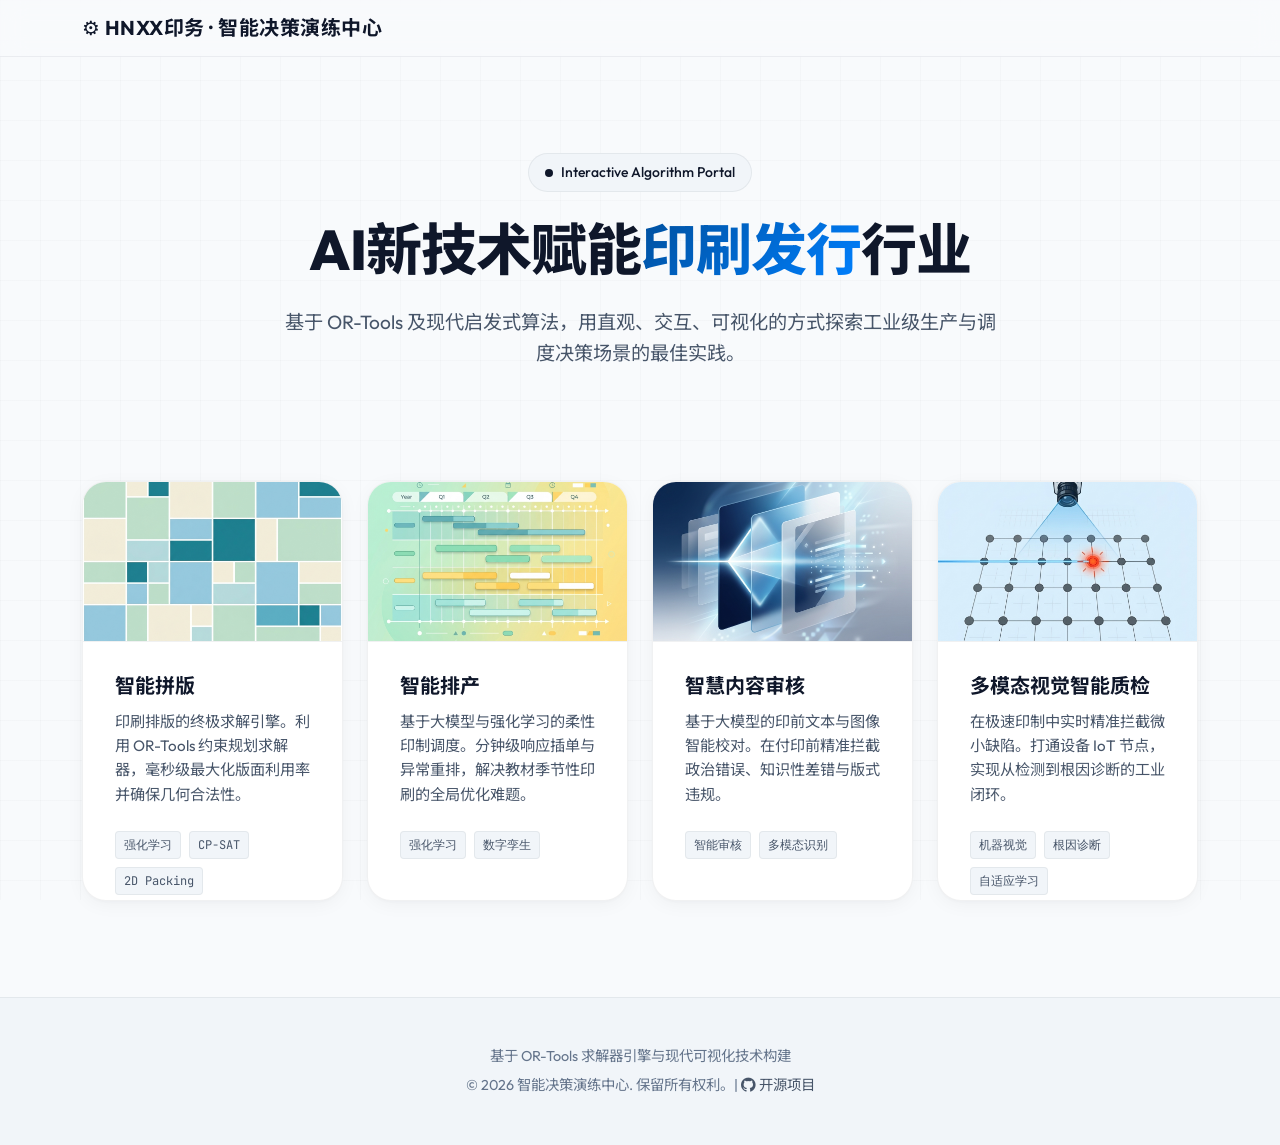
<file: index.html>
<!DOCTYPE html>
<html lang="zh-CN">
<head>
  <meta charset="UTF-8">
  <meta name="viewport" content="width=device-width, initial-scale=1.0">
  <meta name="description" content="AI新技术赋能印刷发行行业演示中心 — 交互式探索智能排产、内容审核、智能质检与智能拼版">
  <title>AI新技术赋能印刷发行行业演示中心</title>

  <!-- Fonts -->
  <link rel="preconnect" href="https://fonts.googleapis.com">
  <link rel="preconnect" href="https://fonts.gstatic.com" crossorigin>
  <link href="https://fonts.googleapis.com/css2?family=Outfit:wght@300;400;500;600;700;800&family=Noto+Sans+SC:wght@300;400;500;700&family=JetBrains+Mono:wght@400;500&display=swap" rel="stylesheet">

  <!-- Bootstrap 5.3.3 CSS -->
  <link href="https://cdn.jsdelivr.net/npm/bootstrap@5.3.3/dist/css/bootstrap.min.css" rel="stylesheet">
  
  <!-- Bootstrap Icons -->
  <link rel="stylesheet" href="https://cdn.jsdelivr.net/npm/bootstrap-icons@1.11.3/font/bootstrap-icons.min.css">

  <!-- Project Styles -->
  <link rel="stylesheet" href="css/variables.css?v=1.1">
  <link rel="stylesheet" href="css/portal.css?v=1.1">
</head>
<body>

  <!-- Background Grid Pattern -->
  <div class="bg-grid"></div>

  <!-- Transparent-glass Navbar -->
  <nav class="navbar navbar-expand-lg navbar-light navbar-portal sticky-top">
    <div class="container">
      <a class="navbar-brand d-flex align-items-center gap-2" href="#">
        <span>⚙️ HNXX印务 · 智能决策演练中心</span>
      </a>
      <div class="collapse navbar-collapse justify-content-end" id="navbarNav">
        <ul class="navbar-nav gap-2">
          <!-- Empty on purpose for home page, or you could add other links here -->
        </ul>
      </div>
    </div>
  </nav>

  <!-- Hero Section -->
  <header class="hero-portal">
    <div class="container">
      <div class="hero-badge">
        <span class="hero-badge-dot"></span>
        Interactive Algorithm Portal
      </div>
      <h1 class="hero-title">
        AI新技术赋能<span class="hero-title-gradient">印刷发行</span>行业
      </h1>
      <p class="hero-subtitle">
        基于 OR-Tools 及现代启发式算法，用直观、交互、可视化的方式探索工业级生产与调度决策场景的最佳实践。
      </p>
    </div>
  </header>

  <!-- Main Cards Section -->
  <main class="container my-5">
    <div class="row g-4 justify-content-center">
      
      <!-- Card 1: OR-Tools × 智能拼版 (Active) -->
      <div class="col-12 col-md-6 col-lg-3">
        <a href="demo.html" class="portal-card card-live text-decoration-none">
          <div class="card-thumbnail-wrap">
            <img src="img/ortools_packing.png?v=1.2" alt="OR-Tools">
          </div>
          <div class="card-body text-start">
            <h3 class="card-title">智能拼版</h3>
            <p class="card-text">
              印刷排版的终极求解引擎。利用 OR-Tools 约束规划求解器，毫秒级最大化版面利用率并确保几何合法性。
            </p>
            <div class="card-tags mt-auto">
              <span class="card-tag">强化学习</span>
              <span class="card-tag">CP-SAT</span>
              <span class="card-tag">2D Packing</span>
            </div>
          </div>
        </a>
      </div>

      <!-- Card 2: Vehicle Routing Problem (VRP) -->
      <div class="col-12 col-md-6 col-lg-3">
        <a href="tianwen-demo.html" class="portal-card card-live text-decoration-none">
          <div class="card-thumbnail-wrap">
            <img src="img/ai_schedule.png?v=1.2" alt="AI Schedule">
          </div>
          <div class="card-body text-start">
            <h3 class="card-title">智能排产</h3>
            <p class="card-text">
              基于大模型与强化学习的柔性印制调度。分钟级响应插单与异常重排，解决教材季节性印刷的全局优化难题。
            </p>
            <div class="card-tags mt-auto">
              <span class="card-tag">强化学习</span>
              <span class="card-tag">数字孪生</span>
            </div>
          </div>
        </a>
      </div>

      <!-- Card 3: Content Audit Demo -->
      <div class="col-12 col-md-6 col-lg-3">
        <a href="content-audit-demo.html" class="portal-card card-live text-decoration-none">
          <div class="card-thumbnail-wrap">
            <img src="img/content_audit.png?v=1.2" alt="Content Audit">
          </div>
          <div class="card-body text-start">
            <h3 class="card-title">智慧内容审核</h3>
            <p class="card-text">
              基于大模型的印前文本与图像智能校对。在付印前精准拦截政治错误、知识性差错与版式违规。
            </p>
            <div class="card-tags mt-auto">
              <span class="card-tag">智能审核</span>
              <span class="card-tag">多模态识别</span>
            </div>
          </div>
        </a>
      </div>

      <!-- Card 4: Vision Audit Demo -->
      <div class="col-12 col-md-6 col-lg-3">
        <a href="vision-audit-demo.html" class="portal-card card-live text-decoration-none">
          <div class="card-thumbnail-wrap">
            <img src="img/vision_audit.png?v=1.2" alt="Vision Audit">
          </div>
          <div class="card-body text-start">
            <h3 class="card-title">多模态视觉智能质检</h3>
            <p class="card-text">
              在极速印制中实时精准拦截微小缺陷。打通设备 IoT 节点，实现从检测到根因诊断的工业闭环。
            </p>
            <div class="card-tags mt-auto">
              <span class="card-tag">机器视觉</span>
              <span class="card-tag">根因诊断</span>
              <span class="card-tag">自适应学习</span>
            </div>
          </div>
        </a>
      </div>

    </div>
  </main>

  <!-- Footer -->
  <footer class="footer-portal text-center">
    <div class="container">
      <p class="mb-2">基于 OR-Tools 求解器引擎与现代可视化技术构建</p>
      <p class="mb-0">
        © 2026 智能决策演练中心. 保留所有权利。| 
        <a href="https://github.com/google/or-tools" target="_blank" rel="noopener noreferrer">
          <i class="bi bi-github me-1"></i>开源项目
        </a>
      </p>
    </div>
  </footer>

  <!-- Bootstrap Bundle JS -->
  <script src="https://cdn.jsdelivr.net/npm/bootstrap@5.3.3/dist/js/bootstrap.bundle.min.js"></script>

  <!-- Card Mouse Glow Animation -->
  <script>
    document.querySelectorAll('.portal-card').forEach(card => {
      card.addEventListener('mousemove', e => {
        const rect = card.getBoundingClientRect();
        const x = e.clientX - rect.left;
        const y = e.clientY - rect.top;
        card.style.setProperty('--mouse-x', `${x}px`);
        card.style.setProperty('--mouse-y', `${y}px`);
      });
    });
  </script>
</body>
</html>
</file>
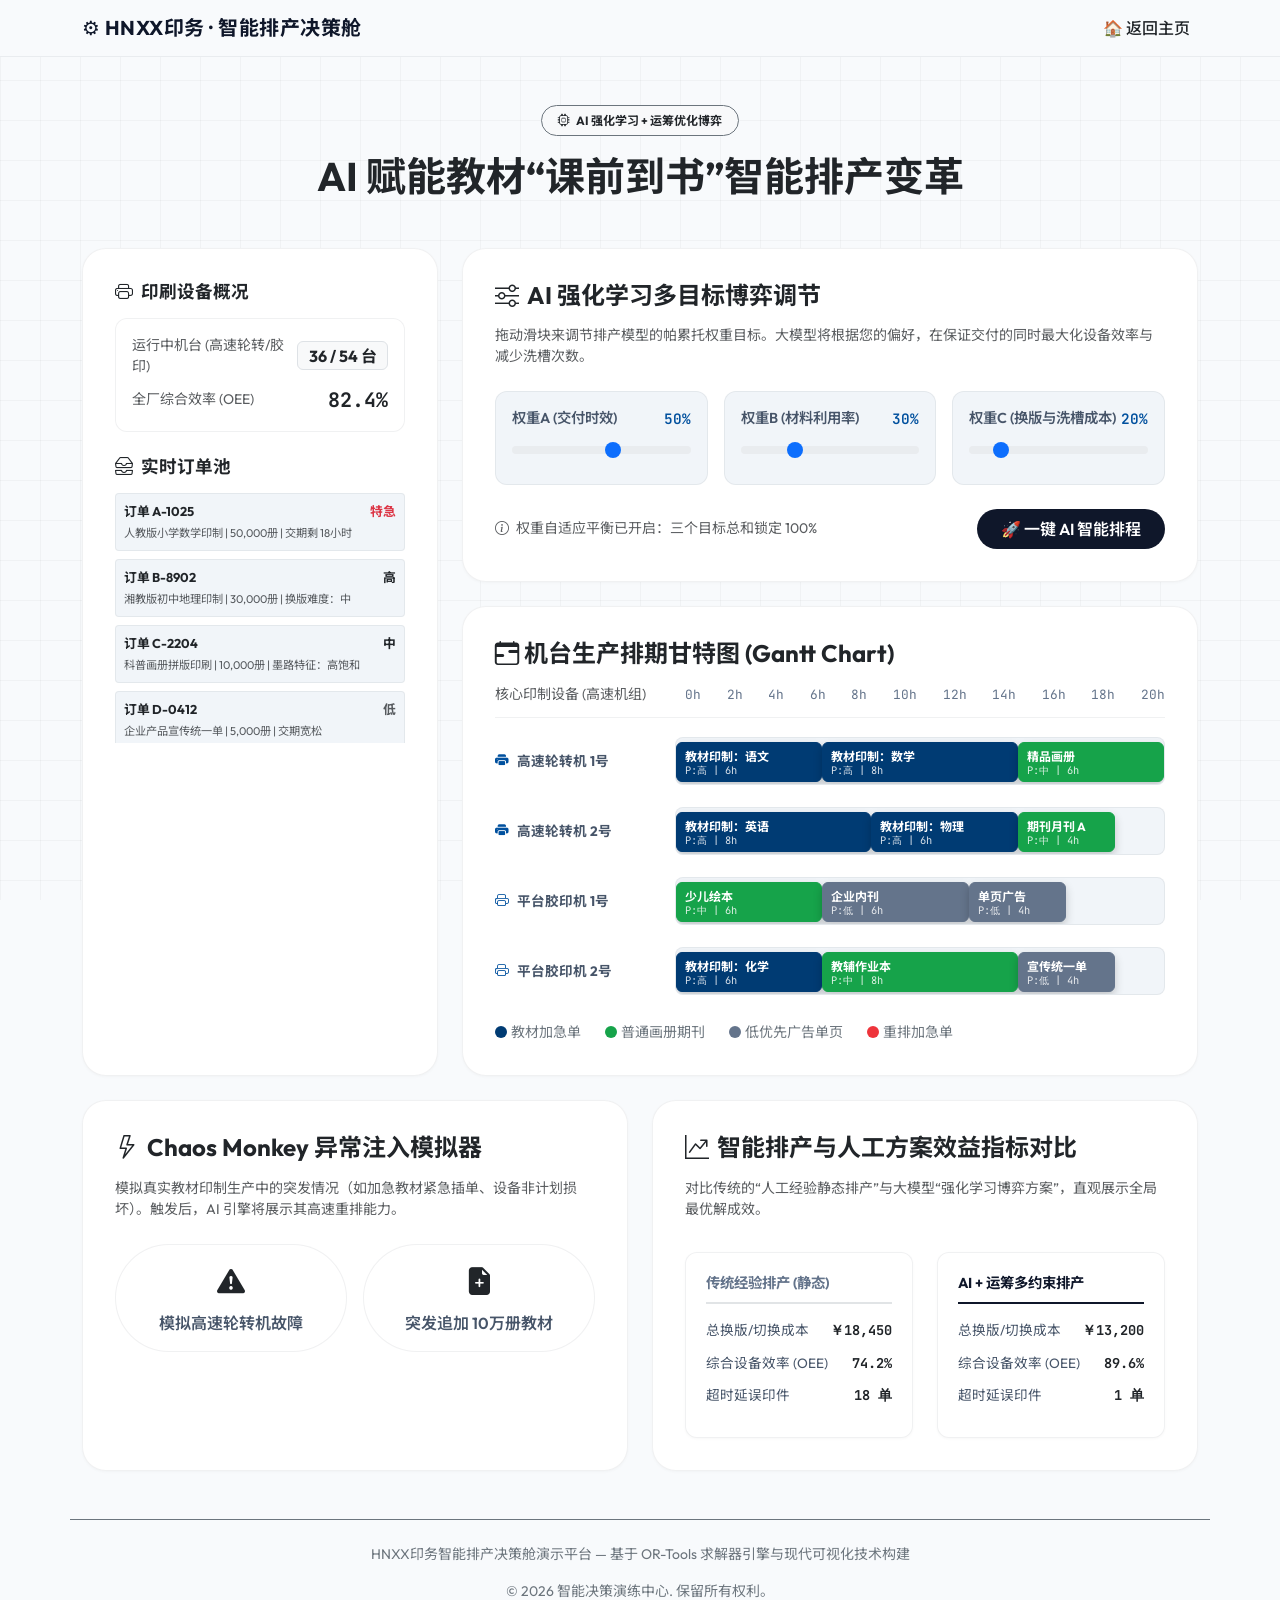
<file: tianwen-demo.html>
<!DOCTYPE html>
<html lang="zh-CN">
<head>
  <meta charset="UTF-8">
  <meta name="viewport" content="width=device-width, initial-scale=1.0">
  <meta name="description" content="HNXX印务智能排产决策舱 — AI大模型与运筹算法赋能的季节性印刷排产动态博弈">
  <title>HNXX印务 — AI智能排产系统</title>

  <!-- Fonts -->
  <link rel="preconnect" href="https://fonts.googleapis.com">
  <link rel="preconnect" href="https://fonts.gstatic.com" crossorigin>
  <link href="https://fonts.googleapis.com/css2?family=Outfit:wght@300;400;500;600;700;800&family=Noto+Sans+SC:wght@300;400;500;700&family=JetBrains+Mono:wght@400;500;700&display=swap" rel="stylesheet">

  <!-- Bootstrap 5.3.3 CSS -->
  <link href="https://cdn.jsdelivr.net/npm/bootstrap@5.3.3/dist/css/bootstrap.min.css" rel="stylesheet">

  <!-- Bootstrap Icons -->
  <link rel="stylesheet" href="https://cdn.jsdelivr.net/npm/bootstrap-icons@1.11.3/font/bootstrap-icons.min.css">

  <!-- Project Styles -->
  <link rel="stylesheet" href="css/variables.css">
  <link rel="stylesheet" href="css/tianwen.css">
</head>
<body>

  <!-- Background Grid Pattern -->
  <div class="bg-grid"></div>

  <!-- Transparent-glass Navbar -->
  <nav class="navbar navbar-expand-lg navbar-light navbar-tianwen sticky-top">
    <div class="container">
      <a class="navbar-brand d-flex align-items-center gap-2" href="#">
        <span>⚙️ HNXX印务 · 智能排产决策舱</span>
      </a>
      <div class="collapse navbar-collapse justify-content-end" id="navbarNav">
        <ul class="navbar-nav gap-2">
          <li class="nav-item">
            <a href="index.html" class="nav-link text-dark" style="display: flex; align-items: center; gap: 4px; font-weight: 500;">
              🏠 返回主页
            </a>
          </li>
        </ul>
      </div>
    </div>
  </nav>

  <!-- Hero Header -->
  <header class="container my-5 text-center">
    <div class="badge bg-light border border-secondary text-dark px-3 py-2 rounded-pill mb-3">
      <i class="bi bi-cpu me-1"></i> AI 强化学习 + 运筹优化博弈
    </div>
    <h1 class="text-dark fw-bold mb-3">AI 赋能教材“课前到书”智能排产变革</h1>

  </header>

  <!-- Main Content Dashboard Grid -->
  <main class="container mb-5">
    <div class="row g-4">
      
      <!-- ============================================
           模块 1: 生产总览与订单池
           ============================================ -->
      <section class="col-12 col-lg-4">
        <div class="dashboard-card h-100 d-flex flex-column">
          
          <!-- Equipment Status -->
          <div class="mb-4">
            <h4 class="text-dark fw-bold mb-3 d-flex align-items-center gap-2" style="font-size: 1.1rem;">
              <i class="bi bi-printer text-dark"></i> 印刷设备概况
            </h4>
            <div class="p-3" style="background: rgba(255,255,255,0.02); border-radius: 0.75rem; border: 1px solid var(--border-subtle);">
              <div class="d-flex justify-content-between align-items-center mb-2">
                <span class="text-muted small">运行中机台 (高速轮转/胶印)</span>
                <span class="badge bg-light text-dark border fs-6" id="active-machines">36 / 54 台</span>
              </div>
              <div class="d-flex justify-content-between align-items-center">
                <span class="text-muted small">全厂综合效率 (OEE)</span>
                <span class="fw-bold text-dark fs-5" id="oee-value" style="font-family: var(--font-mono);">82.4%</span>
              </div>
            </div>
          </div>

          <!-- Order Pool -->
          <div class="flex-grow-1 d-flex flex-column">
            <h4 class="text-dark fw-bold mb-3 d-flex align-items-center gap-2" style="font-size: 1.1rem;">
              <i class="bi bi-inboxes text-dark"></i> 实时订单池
            </h4>
            <div class="order-list-box flex-grow-1">
            <div class="order-item">
              <div class="d-flex justify-content-between text-dark fw-bold">
                <span>订单 A-1025</span>
                <span class="text-danger">特急</span>
              </div>
              <div class="text-muted small mt-1">人教版小学数学印制 | 50,000册 | 交期剩 18小时</div>
            </div>
            <div class="order-item">
              <div class="d-flex justify-content-between text-dark fw-bold">
                <span>订单 B-8902</span>
                <span>高</span>
              </div>
              <div class="text-muted small mt-1">湘教版初中地理印制 | 30,000册 | 换版难度：中</div>
            </div>
            <div class="order-item">
              <div class="d-flex justify-content-between text-dark fw-bold">
                <span>订单 C-2204</span>
                <span>中</span>
              </div>
              <div class="text-muted small mt-1">科普画册拼版印刷 | 10,000册 | 墨路特征：高饱和</div>
            </div>
            <div class="order-item">
              <div class="d-flex justify-content-between text-dark fw-bold">
                <span>订单 D-0412</span>
                <span class="text-muted">低</span>
              </div>
              <div class="text-muted small mt-1">企业产品宣传统一单 | 5,000册 | 交期宽松</div>
            </div>
          </div>
          </div>
        </div>
      </section>

      <!-- ============================================
           模块 2: AI 多目标排产引擎 (甘特图 + Sliders)
           ============================================ -->
      <section class="col-12 col-lg-8">
        <div class="row g-4">
          
          <!-- Slider Weight Control -->
          <div class="col-12">
            <div class="dashboard-card">
              <h4 class="text-dark fw-bold mb-3 d-flex align-items-center gap-2">
                <i class="bi bi-sliders text-dark"></i> AI 强化学习多目标博弈调节
              </h4>
              <p class="text-muted small mb-4">
                拖动滑块来调节排产模型的帕累托权重目标。大模型将根据您的偏好，在保证交付的同时最大化设备效率与减少洗槽次数。
              </p>
              
              <div class="row g-3">
                <!-- Weight A -->
                <div class="col-12 col-md-4">
                  <div class="slider-container">
                    <div class="slider-label">
                      <span>权重A (交付时效)</span>
                      <span class="slider-val" id="weight-a-val">50%</span>
                    </div>
                    <input type="range" class="form-range" id="weight-a" min="10" max="80" value="50">
                  </div>
                </div>
                <!-- Weight B -->
                <div class="col-12 col-md-4">
                  <div class="slider-container">
                    <div class="slider-label">
                      <span>权重B (材料利用率)</span>
                      <span class="slider-val" id="weight-b-val">30%</span>
                    </div>
                    <input type="range" class="form-range" id="weight-b" min="10" max="80" value="30">
                  </div>
                </div>
                <!-- Weight C -->
                <div class="col-12 col-md-4">
                  <div class="slider-container">
                    <div class="slider-label">
                      <span>权重C (换版与洗槽成本)</span>
                      <span class="slider-val" id="weight-c-val">20%</span>
                    </div>
                    <input type="range" class="form-range" id="weight-c" min="10" max="80" value="20">
                  </div>
                </div>
              </div>

              <!-- Action & Trigger Button -->
              <div class="d-flex justify-content-between align-items-center mt-4">
                <span class="text-muted small"><i class="bi bi-info-circle me-1"></i> 权重自适应平衡已开启：三个目标总和锁定 100%</span>
                <button class="btn btn-portal btn-portal-primary px-4 py-2" id="btn-solve-schedule">
                  🚀 一键 AI 智能排程
                </button>
              </div>
            </div>
          </div>

          <!-- Gantt Chart View -->
          <div class="col-12">
            <div class="gantt-wrapper">
              <h4 class="text-dark fw-bold mb-3"><i class="bi bi-calendar-range text-dark"></i> 机台生产排期甘特图 (Gantt Chart)</h4>
              
              <!-- Timeline Hours Header -->
              <div class="gantt-header">
                <div class="text-muted small">核心印制设备 (高速机组)</div>
                <div class="gantt-timeline-labels" id="gantt-time-labels">
                  <!-- JS Dynamic -->
                </div>
              </div>

              <!-- Gantt Rows -->
              <div class="gantt-row-container">
                <!-- Machine 1 -->
                <div class="gantt-row">
                  <div class="gantt-machine-label"><i class="bi bi-printer-fill"></i> 高速轮转机 1号</div>
                  <div class="gantt-track" id="gantt-row-m1"></div>
                </div>
                <!-- Machine 2 -->
                <div class="gantt-row">
                  <div class="gantt-machine-label"><i class="bi bi-printer-fill"></i> 高速轮转机 2号</div>
                  <div class="gantt-track" id="gantt-row-m2"></div>
                </div>
                <!-- Machine 3 -->
                <div class="gantt-row">
                  <div class="gantt-machine-label"><i class="bi bi-printer"></i> 平台胶印机 1号</div>
                  <div class="gantt-track" id="gantt-row-m3"></div>
                </div>
                <!-- Machine 4 -->
                <div class="gantt-row">
                  <div class="gantt-machine-label"><i class="bi bi-printer"></i> 平台胶印机 2号</div>
                  <div class="gantt-track" id="gantt-row-m4"></div>
                </div>
              </div>

              <!-- Color Legend -->
              <div class="d-flex gap-4 mt-4 small text-secondary">
                <div class="d-flex align-items-center gap-1"><span class="d-inline-block rounded" style="width: 12px; height: 12px; background: var(--accent-blue);"></span>教材加急单</div>
                <div class="d-flex align-items-center gap-1"><span class="d-inline-block rounded" style="width: 12px; height: 12px; background: var(--accent-green);"></span>普通画册期刊</div>
                <div class="d-flex align-items-center gap-1"><span class="d-inline-block rounded" style="width: 12px; height: 12px; background: var(--text-muted);"></span>低优先广告单页</div>
                <div class="d-flex align-items-center gap-1"><span class="d-inline-block rounded" style="width: 12px; height: 12px; background: oklch(62% 0.22 25);"></span>重排加急单</div>
              </div>
            </div>
          </div>

        </div>
      </section>

      <!-- ============================================
           模块 3: 突发异常与“15分钟自适应重排”演示
           ============================================ -->
      <section class="col-12 col-lg-6">
        <div class="dashboard-card">
          <h4 class="text-dark fw-bold mb-3 d-flex align-items-center gap-2">
            <i class="bi bi-lightning text-dark"></i> Chaos Monkey 异常注入模拟器
          </h4>
          <p class="text-muted small mb-4">
            模拟真实教材印制生产中的突发情况（如加急教材紧急插单、设备非计划损坏）。触发后，AI 引擎将展示其高速重排能力。
          </p>

          <div class="row g-3">
            <div class="col-6">
              <button class="btn btn-portal btn-portal-secondary w-100 py-3" id="btn-inject-failure">
                <i class="bi bi-exclamation-triangle-fill text-dark d-block fs-3 mb-2"></i>
                模拟高速轮转机故障
              </button>
            </div>
            <div class="col-6">
              <button class="btn btn-portal btn-portal-secondary w-100 py-3" id="btn-inject-urgent">
                <i class="bi bi-file-earmark-plus-fill text-dark d-block fs-3 mb-2"></i>
                突发追加 10万册教材
              </button>
            </div>
          </div>

          <!-- Dynamic rescheduling banner -->
          <div id="reschedule-banner" style="display: none;"></div>
        </div>
      </section>

      <!-- ============================================
           排产结果对比面板 (AI vs 传统)
           ============================================ -->
      <section class="col-12 col-lg-6">
        <div class="dashboard-card">
          <h4 class="text-dark fw-bold mb-3 d-flex align-items-center gap-2">
            <i class="bi bi-graph-up-arrow text-dark"></i> 智能排产与人工方案效益指标对比
          </h4>
          <p class="text-muted small mb-4">
            对比传统的“人工经验静态排产”与大模型“强化学习博弈方案”，直观展示全局最优解成效。
          </p>

          <div class="compare-metrics-container" id="compare-metrics-wrapper" style="display: flex;">
            <!-- Manual -->
            <div class="compare-card">
              <div class="compare-title-manual">传统经验排产 (静态)</div>
              <div class="compare-row">
                <span>总换版/切换成本</span>
                <span class="compare-val text-dark" id="val-manual-cost">￥18,450</span>
              </div>
              <div class="compare-row">
                <span>综合设备效率 (OEE)</span>
                <span class="compare-val text-dark" id="val-manual-oee">74.2%</span>
              </div>
              <div class="compare-row">
                <span>超时延误印件</span>
                <span class="compare-val text-dark" id="val-manual-delay">18 单</span>
              </div>
            </div>

            <!-- AI Solve -->
            <div class="compare-card" style="border-color: var(--border-subtle); background: var(--bg-card);">
              <div class="compare-title-ai">AI + 运筹多约束排产</div>
              <div class="compare-row">
                <span>总换版/切换成本</span>
                <span class="compare-val text-dark" id="val-ai-cost">￥13,200</span>
              </div>
              <div class="compare-row">
                <span>综合设备效率 (OEE)</span>
                <span class="compare-val text-dark" id="val-ai-oee">89.6%</span>
              </div>
              <div class="compare-row">
                <span>超时延误印件</span>
                <span class="compare-val text-dark" id="val-ai-delay">1 单</span>
              </div>
            </div>
          </div>
        </div>
      </section>



    </div>
  </main>

  <!-- Footer -->
  <footer class="container text-center my-5 text-secondary small border-top border-secondary pt-4">
    <p>HNXX印务智能排产决策舱演示平台 — 基于 OR-Tools 求解器引擎与现代可视化技术构建</p>
    <p>© 2026 智能决策演练中心. 保留所有权利。</p>
  </footer>

  <!-- Bootstrap Bundle JS -->
  <script src="https://cdn.jsdelivr.net/npm/bootstrap@5.3.3/dist/js/bootstrap.bundle.min.js"></script>

  <!-- Business Logic script -->
  <script src="js/tianwen.js"></script>
</body>
</html>
</file>
<file: css/variables.css>
/* ============================================
   OR-Tools 智能拼版 Demo — 设计令牌
   ============================================ */

:root {
  /* ── 背景色 ── */
  --bg-primary: #F8FAFC;        /* Slate-tinted crisp background */
  --bg-secondary: #F1F5F9;      /* Slightly darker slate for sections/footer */
  --bg-card: #ffffff;           /* Floating white card background */
  --bg-card-hover: #ffffff;     /* Keep white on hover, focus on glow/elevation */
  --bg-surface: #ffffff;

  /* ── 文字色 ── */
  --text-primary: #0F172A;      /* Deep Slate for high-quality typography */
  --text-secondary: #475569;    /* Muted Slate */
  --text-muted: #64748B;        /* Muted elements */
  --text-accent: #0F172A;

  /* ── 强调色 ── */
  --accent-blue: #003B73;
  --accent-blue-light: #00509E;
  --accent-blue-dark: #002244;
  --accent-blue-glow: rgba(0, 80, 158, 0.08);
  --accent-green: #16a34a;
  --accent-green-glow: rgba(22, 163, 74, 0.08);
  --accent-amber: #ea580c;
  --accent-amber-glow: rgba(234, 88, 12, 0.08);
  --accent-red: #dc2626;
  --accent-red-glow: rgba(220, 38, 38, 0.08);
  --accent-purple: #4f46e5;
  --accent-purple-glow: rgba(79, 70, 229, 0.08);

  /* ── 渐变 ── */
  --gradient-blue-purple: linear-gradient(135deg, #003B73 0%, #005B9F 100%);
  --gradient-blue-green: linear-gradient(135deg, #00509E 0%, #16A34A 100%);
  --gradient-hero: radial-gradient(circle at top right, rgba(0, 80, 158, 0.04), transparent 60%), radial-gradient(circle at bottom left, rgba(0, 91, 159, 0.02), transparent 50%);
  --gradient-card: #ffffff;

  /* ── 边框 ── */
  --border-subtle: rgba(15, 23, 42, 0.06);   /* Slate border */
  --border-active: rgba(0, 80, 158, 0.15);    /* Blue-gray border */
  --border-glow: rgba(0, 80, 158, 0.2);

  /* ── 毛玻璃 ── */
  --glass-bg: rgba(248, 250, 252, 0.75);
  --glass-border: rgba(15, 23, 42, 0.06);
  --glass-blur: 12px;

  /* ── 字体 ── */
  --font-sans: 'Outfit', 'Noto Sans SC', system-ui, -apple-system, sans-serif;
  --font-mono: 'JetBrains Mono', 'Fira Code', monospace;
  --font-size-xs: 0.75rem;
  --font-size-sm: 0.875rem;
  --font-size-base: 1rem;
  --font-size-lg: 1.125rem;
  --font-size-xl: 1.25rem;
  --font-size-2xl: 1.5rem;
  --font-size-3xl: 1.875rem;
  --font-size-4xl: 2.25rem;
  --font-size-5xl: 3rem;
  --font-size-6xl: 3.75rem;

  /* ── 圆角 ── */
  --radius-sm: 4px;
  --radius-md: 8px;
  --radius-lg: 12px;
  --radius-xl: 16px;
  --radius-2xl: 24px;
  --radius-full: 9999px;

  /* ── 阴影 ── */
  --shadow-sm: 0 1px 3px rgba(15, 23, 42, 0.03);
  --shadow-md: 0 4px 20px -2px rgba(15, 23, 42, 0.05), 0 2px 4px -1px rgba(15, 23, 42, 0.03);
  --shadow-lg: 0 10px 25px -5px rgba(0, 59, 115, 0.06), 0 8px 16px -6px rgba(0, 59, 115, 0.04);
  --shadow-xl: 0 20px 35px -8px rgba(0, 59, 115, 0.12), 0 12px 20px -8px rgba(0, 59, 115, 0.08);
  --shadow-glow: 0 0 20px rgba(0, 80, 158, 0.08);
  --shadow-glow-strong: 0 0 30px rgba(0, 80, 158, 0.15);
  --shadow-glow-green: 0 4px 15px rgba(22, 163, 74, 0.08);
  --shadow-glow-amber: 0 4px 15px rgba(234, 88, 12, 0.08);
  --shadow-glow-red: 0 4px 15px rgba(220, 38, 38, 0.08);
  --shadow-glow-purple: 0 4px 15px rgba(79, 70, 229, 0.08);

  /* ── 间距 ── */
  --space-1: 0.25rem;
  --space-2: 0.5rem;
  --space-3: 0.75rem;
  --space-4: 1rem;
  --space-5: 1.25rem;
  --space-6: 1.5rem;
  --space-8: 2rem;
  --space-10: 2.5rem;
  --space-12: 3rem;
  --space-16: 4rem;
  --space-20: 5rem;
  --space-24: 6rem;

  /* ── 动画 ── */
  --transition-fast: 150ms ease;
  --transition-normal: 300ms ease;
  --transition-slow: 500ms ease;
  --transition-spring: 500ms cubic-bezier(0.34, 1.56, 0.64, 1);
  --ease-out-expo: cubic-bezier(0.16, 1, 0.3, 1);
  --ease-out-back: cubic-bezier(0.34, 1.56, 0.64, 1);

  /* ── 层级 ── */
  --z-base: 1;
  --z-dropdown: 10;
  --z-sticky: 20;
  --z-nav: 50;
  --z-overlay: 100;
  --z-modal: 200;

  /* ── 布局 ── */
  --max-width: 1280px;
  --nav-height: 64px;
  --section-padding: 100px;
}
</file>
<file: css/portal.css>
/* ============================================
   OR-Tools Portal Homepage - Custom Styles
   ============================================ */

body {
  font-family: var(--font-sans);
  background-color: var(--bg-primary);
  color: var(--text-primary);
  min-height: 100vh;
  position: relative;
  overflow-x: hidden;
}

/* Background Grid Pattern */
.bg-grid {
  position: fixed;
  top: 0;
  left: 0;
  width: 100%;
  height: 100%;
  background-image: 
    linear-gradient(rgba(15, 23, 42, 0.02) 1px, transparent 1px),
    linear-gradient(90deg, rgba(15, 23, 42, 0.02) 1px, transparent 1px);
  background-size: 40px 40px;
  z-index: -1;
  pointer-events: none;
}

/* Minimalist Navbar */
.navbar-portal {
  background: var(--glass-bg);
  backdrop-filter: blur(var(--glass-blur));
  -webkit-backdrop-filter: blur(var(--glass-blur));
  border-bottom: 1px solid var(--glass-border);
  transition: all 0.3s ease;
}

.navbar-portal .navbar-brand {
  font-weight: 700;
  letter-spacing: 0.5px;
  font-size: 1.25rem;
}

.navbar-brand span {
  color: var(--text-primary);
}

/* Hero Section */
.hero-portal {
  padding: 6rem 0 4rem;
  text-align: center;
  position: relative;
}

.hero-badge {
  display: inline-flex;
  align-items: center;
  gap: 0.5rem;
  background: var(--bg-secondary);
  border: 1px solid var(--border-subtle);
  color: var(--text-primary);
  padding: 0.5rem 1rem;
  border-radius: var(--radius-full);
  font-size: var(--font-size-sm);
  font-weight: 500;
  margin-bottom: 1.5rem;
}

.hero-badge-dot {
  width: 8px;
  height: 8px;
  background-color: var(--text-primary);
  border-radius: 50%;
}

.hero-title {
  font-size: 3.5rem;
  font-weight: 800;
  letter-spacing: -1px;
  margin-bottom: 1.5rem;
  line-height: 1.2;
}

.hero-title-gradient {
  background: linear-gradient(135deg, var(--accent-blue-light) 0%, #0080ff 100%);
  -webkit-background-clip: text;
  -webkit-text-fill-color: transparent;
  background-clip: text;
  position: relative;
  display: inline-block;
}

.hero-subtitle {
  color: var(--text-secondary);
  font-size: 1.2rem;
  max-width: 720px;
  margin: 0 auto;
  line-height: 1.6;
  font-weight: 400;
}

/* Portal Cards */
.portal-card {
  background: var(--bg-card);
  border: 1px solid var(--border-subtle);
  border-radius: var(--radius-2xl);
  height: 100%;
  transition: all 0.4s cubic-bezier(0.16, 1, 0.3, 1);
  overflow: hidden;
  position: relative;
  display: flex;
  flex-direction: column;
  text-decoration: none;
  color: inherit;
  cursor: default;
  box-shadow: var(--shadow-md);
}

.portal-card.card-live {
  cursor: pointer;
}

.portal-card::before {
  content: '';
  position: absolute;
  top: 0;
  left: 0;
  width: 100%;
  height: 3px;
  background: linear-gradient(90deg, var(--accent-blue) 0%, #0080ff 100%);
  transform: scaleX(0);
  transform-origin: left;
  transition: transform 0.4s cubic-bezier(0.16, 1, 0.3, 1);
  z-index: 10;
}

.portal-card:hover::before {
  transform: scaleX(1);
}

.portal-card:hover {
  transform: translateY(-8px);
  background: var(--bg-card);
  border-color: var(--border-active);
  box-shadow: var(--shadow-xl);
  color: var(--text-primary);
  text-decoration: none;
}

.portal-card.card-live:hover {
  border-color: var(--border-active);
  background: var(--bg-card);
  box-shadow: var(--shadow-xl);
}

.card-thumbnail-wrap {
  width: 100%;
  height: 160px;
  overflow: hidden;
  border-bottom: 1px solid var(--border-subtle);
  position: relative;
  flex-shrink: 0;
}

.card-thumbnail-wrap img {
  width: 100%;
  height: 100%;
  object-fit: cover;
  transition: transform 0.5s ease;
}

@media (min-width: 992px) {
  .portal-card {
    flex-direction: column;
    height: 420px;
  }
}

.portal-card .card-body {
  padding: 2rem;
  z-index: 2;
  position: relative;
  display: flex;
  flex-direction: column;
  height: 100%;
}

.card-icon-wrap {
  width: 56px;
  height: 56px;
  border-radius: 1rem;
  background: #ffffff;
  border: none;
  box-shadow: 0 4px 12px rgba(0, 0, 0, 0.05);
  display: flex;
  align-items: center;
  justify-content: center;
  font-size: 1.5rem;
  color: var(--text-primary);
  margin-bottom: 1.5rem;
  transition: all 0.3s ease;
}

.portal-card:hover .card-icon-wrap {
  background: #ffffff;
  box-shadow: 0 8px 16px rgba(0, 0, 0, 0.08);
  color: var(--text-primary);
  transform: scale(1.05);
}

.portal-card:hover .card-thumbnail-wrap img {
  transform: scale(1.05);
}

.portal-card .card-title {
  font-size: 1.25rem;
  font-weight: 700;
  margin-bottom: 0.75rem;
  color: var(--text-primary);
}

.portal-card .card-text {
  color: var(--text-secondary);
  font-size: 0.95rem;
  line-height: 1.6;
  flex-grow: 1;
  margin-bottom: 1.5rem;
}

/* Badges */
.card-badge {
  position: absolute;
  top: 1.5rem;
  right: 1.5rem;
  padding: 0.35rem 0.75rem;
  border-radius: var(--radius-full);
  font-size: 0.75rem;
  font-weight: 600;
  letter-spacing: 0.5px;
  z-index: 2;
}

.badge-live {
  background: #F6FFED;
  border: 1px solid #B7EB8F;
  color: #389E0D;
}

.badge-planned {
  background: var(--bg-secondary);
  border: 1px solid var(--border-subtle);
  color: var(--text-muted);
}

/* Card Tags */
.card-tags {
  display: flex;
  flex-wrap: wrap;
  gap: 0.5rem;
  margin-bottom: 1.5rem;
}

.card-tag {
  background: var(--bg-secondary);
  border: 1px solid var(--border-subtle);
  color: var(--text-secondary);
  font-size: 0.75rem;
  padding: 0.25rem 0.5rem;
  border-radius: var(--radius-sm);
  font-family: var(--font-mono);
}

.portal-card:hover .card-tag {
  border-color: var(--border-active);
  color: var(--text-primary);
}

/* Buttons */
.btn-portal {
  border-radius: 0.75rem;
  padding: 0.6rem 1.5rem;
  font-weight: 600;
  font-size: 0.95rem;
  transition: all 0.3s ease;
}

.btn-portal-primary {
  background: var(--text-primary);
  color: white;
  border: none;
}

.btn-portal-primary:hover {
  background: var(--text-secondary);
  transform: translateY(-2px);
  color: white;
}

.btn-portal-secondary {
  background: rgba(255, 255, 255, 0.05);
  border: 1px solid rgba(255, 255, 255, 0.08);
  color: var(--text-secondary);
}

.btn-portal-secondary:hover {
  background: rgba(255, 255, 255, 0.08);
  color: var(--text-primary);
  border-color: rgba(255, 255, 255, 0.15);
}

.btn-portal-disabled {
  background: rgba(255, 255, 255, 0.02);
  border: 1px solid rgba(255, 255, 255, 0.04);
  color: var(--text-muted);
  cursor: not-allowed;
}

/* Footer */
.footer-portal {
  background: var(--bg-secondary);
  border-top: 1px solid var(--border-subtle);
  padding: 3rem 0;
  margin-top: 6rem;
  color: var(--text-muted);
  font-size: 0.9rem;
}

.footer-portal a {
  color: var(--text-secondary);
  text-decoration: none;
  transition: color 0.2s ease;
}

.footer-portal a:hover {
  color: var(--accent-blue-light);
}

/* Animations */
@keyframes pulse-glow {
  0%, 100% {
    box-shadow: 0 0 10px rgba(0, 0, 0, 0.05);
    border-color: rgba(0, 0, 0, 0.1);
  }
  50% {
    box-shadow: 0 0 20px rgba(0, 0, 0, 0.1);
    border-color: rgba(0, 0, 0, 0.15);
  }
}

@keyframes pulse-live {
  0%, 100% {
    opacity: 1;
    box-shadow: 0 0 8px rgba(0, 0, 0, 0.05);
  }
  50% {
    opacity: 0.85;
    box-shadow: 0 0 12px rgba(0, 0, 0, 0.1);
  }
}

/* Responsive adjust */
@media (max-width: 768px) {
  .hero-title {
    font-size: 2.5rem;
  }
  .hero-subtitle {
    font-size: 1.05rem;
  }
  .hero-portal {
    padding: 4rem 0 2rem;
  }
  .portal-card .card-body {
    padding: 1.5rem;
  }
}
</file>
<file: css/tianwen.css>
/* ============================================
   HNXX印务智能排产 Demo - 专属样式表
   ============================================ */

body {
  font-family: var(--font-sans);
  background-color: var(--bg-primary);
  color: var(--text-primary);
  min-height: 100vh;
}

/* Background Grid Pattern (Subtle light grey) */
.bg-grid {
  position: fixed;
  top: 0;
  left: 0;
  width: 100%;
  height: 100%;
  background-image: 
    linear-gradient(rgba(0, 0, 0, 0.03) 1px, transparent 1px),
    linear-gradient(90deg, rgba(0, 0, 0, 0.03) 1px, transparent 1px);
  background-size: 40px 40px;
  z-index: -1;
  pointer-events: none;
}

/* Minimalist Navbar */
.navbar-tianwen {
  background: var(--bg-primary);
  border-bottom: 1px solid var(--border-subtle);
}

.navbar-tianwen .navbar-brand {
  font-weight: 700;
  letter-spacing: 0.5px;
  font-size: 1.25rem;
}

.navbar-brand span {
  color: var(--text-primary);
}

/* Dashboard Widgets */
.dashboard-card {
  background: var(--bg-card);
  border: 1px solid var(--border-subtle);
  border-radius: var(--radius-2xl);
  padding: 2rem;
  height: 100%;
  box-shadow: var(--shadow-sm);
}

.oee-number {
  font-size: 3rem;
  font-weight: 800;
  color: var(--text-primary);
  font-family: var(--font-mono);
}

/* Sliders */
.slider-container {
  background: var(--bg-secondary);
  border: 1px solid var(--border-subtle);
  border-radius: var(--radius-lg);
  padding: 1rem;
}

.slider-label {
  display: flex;
  justify-content: space-between;
  font-size: 0.9rem;
  font-weight: 600;
  color: var(--text-secondary);
  margin-bottom: 0.5rem;
}

.slider-val {
  font-family: var(--font-mono);
  color: var(--accent-blue-light);
}

/* Gantt Chart Container */
.gantt-wrapper {
  background: var(--bg-card);
  border: 1px solid var(--border-subtle);
  border-radius: var(--radius-2xl);
  padding: 2rem;
  box-shadow: var(--shadow-sm);
}

.gantt-header {
  display: grid;
  grid-template-columns: 180px 1fr;
  align-items: center;
  border-bottom: 1px solid var(--border-subtle);
  padding-bottom: 0.75rem;
  margin-bottom: 1rem;
}

.gantt-timeline-labels {
  display: flex;
  justify-content: space-between;
  padding-left: 10px;
  font-family: var(--font-mono);
  font-size: 0.8rem;
  color: var(--text-muted);
}

.gantt-row-container {
  display: flex;
  flex-direction: column;
  gap: 1rem;
}

.gantt-row {
  display: grid;
  grid-template-columns: 180px 1fr;
  align-items: center;
  position: relative;
  min-height: 54px;
}

.gantt-machine-label {
  font-size: 0.85rem;
  font-weight: 700;
  color: var(--text-secondary);
  display: flex;
  align-items: center;
  gap: 0.5rem;
}

.gantt-machine-label i {
  color: var(--accent-blue-light);
}

.gantt-track {
  background: var(--bg-secondary);
  border: 1px solid var(--border-subtle);
  height: 48px;
  border-radius: 0.5rem;
  position: relative;
  overflow: hidden;
  transition: all 0.3s ease;
}

/* 异常停机遮罩样式 */
.gantt-track.row-failed {
  background: var(--accent-red-glow);
  border-color: rgba(200, 16, 46, 0.4);
}

.gantt-track.row-failed::after {
  content: '⚠️ 非计划停机故障';
  position: absolute;
  top: 0;
  left: 0;
  width: 100%;
  height: 100%;
  display: flex;
  align-items: center;
  justify-content: center;
  color: var(--accent-red);
  font-weight: 700;
  font-size: 0.9rem;
  letter-spacing: 2px;
  background-image: repeating-linear-gradient(45deg, transparent, transparent 10px, rgba(200, 16, 46, 0.05) 10px, rgba(200, 16, 46, 0.05) 20px);
}

.gantt-block {
  position: absolute;
  top: 4px;
  height: 40px;
  border-radius: 0.375rem;
  padding: 0.35rem 0.5rem;
  color: white;
  cursor: pointer;
  display: flex;
  flex-direction: column;
  justify-content: center;
  box-shadow: 0 4px 10px rgba(0, 0, 0, 0.2);
  transition: all 0.6s cubic-bezier(0.16, 1, 0.3, 1);
  overflow: hidden;
}

.gantt-block:hover {
  transform: scaleY(1.05);
  filter: brightness(1.15);
  box-shadow: 0 6px 15px rgba(0, 0, 0, 0.3);
}

.gantt-block-title {
  font-size: 0.75rem;
  font-weight: 700;
  white-space: nowrap;
  overflow: hidden;
  text-overflow: ellipsis;
}

.gantt-block-info {
  font-size: 0.65rem;
  opacity: 0.85;
  font-family: var(--font-mono);
  white-space: nowrap;
  overflow: hidden;
}

/* Comparison Cards */
.compare-metrics-container {
  display: none;
  gap: 1.5rem;
  margin-top: 2rem;
  animation: fadeIn 0.5s ease forwards;
}

@keyframes fadeIn {
  from { opacity: 0; transform: translateY(10px); }
  to { opacity: 1; transform: translateY(0); }
}

.compare-card {
  flex: 1;
  background: var(--bg-card);
  border: 1px solid var(--border-subtle);
  border-radius: var(--radius-lg);
  padding: 1.25rem;
  box-shadow: var(--shadow-sm);
}

.compare-title-manual {
  color: var(--text-muted);
  font-size: 0.9rem;
  font-weight: 700;
  border-bottom: 2px solid oklch(56% 0.025 240 / 0.2);
  padding-bottom: 0.5rem;
  margin-bottom: 1rem;
}

.compare-title-ai {
  color: var(--text-primary);
  font-size: 0.9rem;
  font-weight: 700;
  border-bottom: 2px solid var(--text-primary);
  padding-bottom: 0.5rem;
  margin-bottom: 1rem;
}

.compare-row {
  display: flex;
  justify-content: space-between;
  margin-bottom: 0.75rem;
  font-size: 0.85rem;
}

.compare-row span:first-child {
  color: var(--text-secondary);
}

.compare-val {
  font-family: var(--font-mono);
  font-weight: 700;
}

/* Decision tree nodes */
.decision-container {
  display: flex;
  gap: 2rem;
  margin-top: 1.5rem;
}

.decision-node {
  flex: 1;
  background: var(--bg-secondary);
  border: 1px solid var(--border-subtle);
  border-radius: var(--radius-lg);
  padding: 1.25rem;
  transition: all 0.4s cubic-bezier(0.16, 1, 0.3, 1);
  position: relative;
}

.decision-node--highlight {
  border-color: var(--text-primary);
  background: var(--bg-card);
  box-shadow: var(--shadow-md);
}

.decision-badge {
  position: absolute;
  top: -10px;
  left: 1.25rem;
  background: var(--text-primary);
  color: white;
  font-size: 0.7rem;
  font-weight: 700;
  padding: 0.15rem 0.5rem;
  border-radius: var(--radius-full);
}

.canvas-imposition-wrap {
  background: var(--bg-secondary);
  border: 1px solid var(--border-subtle);
  border-radius: var(--radius-lg);
  overflow: hidden;
  display: flex;
  align-items: center;
  justify-content: center;
  padding: 1rem;
}

/* Button override */
.btn-portal-primary {
  background: var(--text-primary);
  color: white;
  border: none;
  font-weight: 600;
  transition: all 0.3s ease;
  border-radius: var(--radius-full);
}

.btn-portal-primary:hover {
  background: var(--text-secondary);
  transform: translateY(-1px);
  color: white;
}

.btn-portal-secondary {
  background: var(--bg-card);
  border: 1px solid var(--border-subtle);
  color: var(--text-secondary);
  font-weight: 600;
  transition: all 0.3s ease;
  border-radius: var(--radius-full);
}

.btn-portal-secondary:hover {
  background: var(--bg-secondary);
  color: var(--text-primary);
  border-color: var(--text-secondary);
}

.btn-portal-disabled {
  background: var(--bg-secondary);
  border: 1px solid var(--border-subtle);
  color: var(--text-muted);
  cursor: not-allowed;
  border-radius: var(--radius-full);
}

/* Active sidebar orders */
.order-list-box {
  max-height: 250px;
  overflow-y: auto;
  font-size: 0.8rem;
  display: flex;
  flex-direction: column;
  gap: 0.5rem;
}

.order-item {
  background: var(--bg-secondary);
  border: 1px solid var(--border-subtle);
  padding: 0.5rem;
  border-radius: var(--radius-sm);
}

/* Custom scrollbar for order list box */
.order-list-box::-webkit-scrollbar {
  width: 4px;
}
.order-list-box::-webkit-scrollbar-track {
  background: transparent;
}
.order-list-box::-webkit-scrollbar-thumb {
  background: var(--border-subtle);
  border-radius: 2px;
}
</file>
